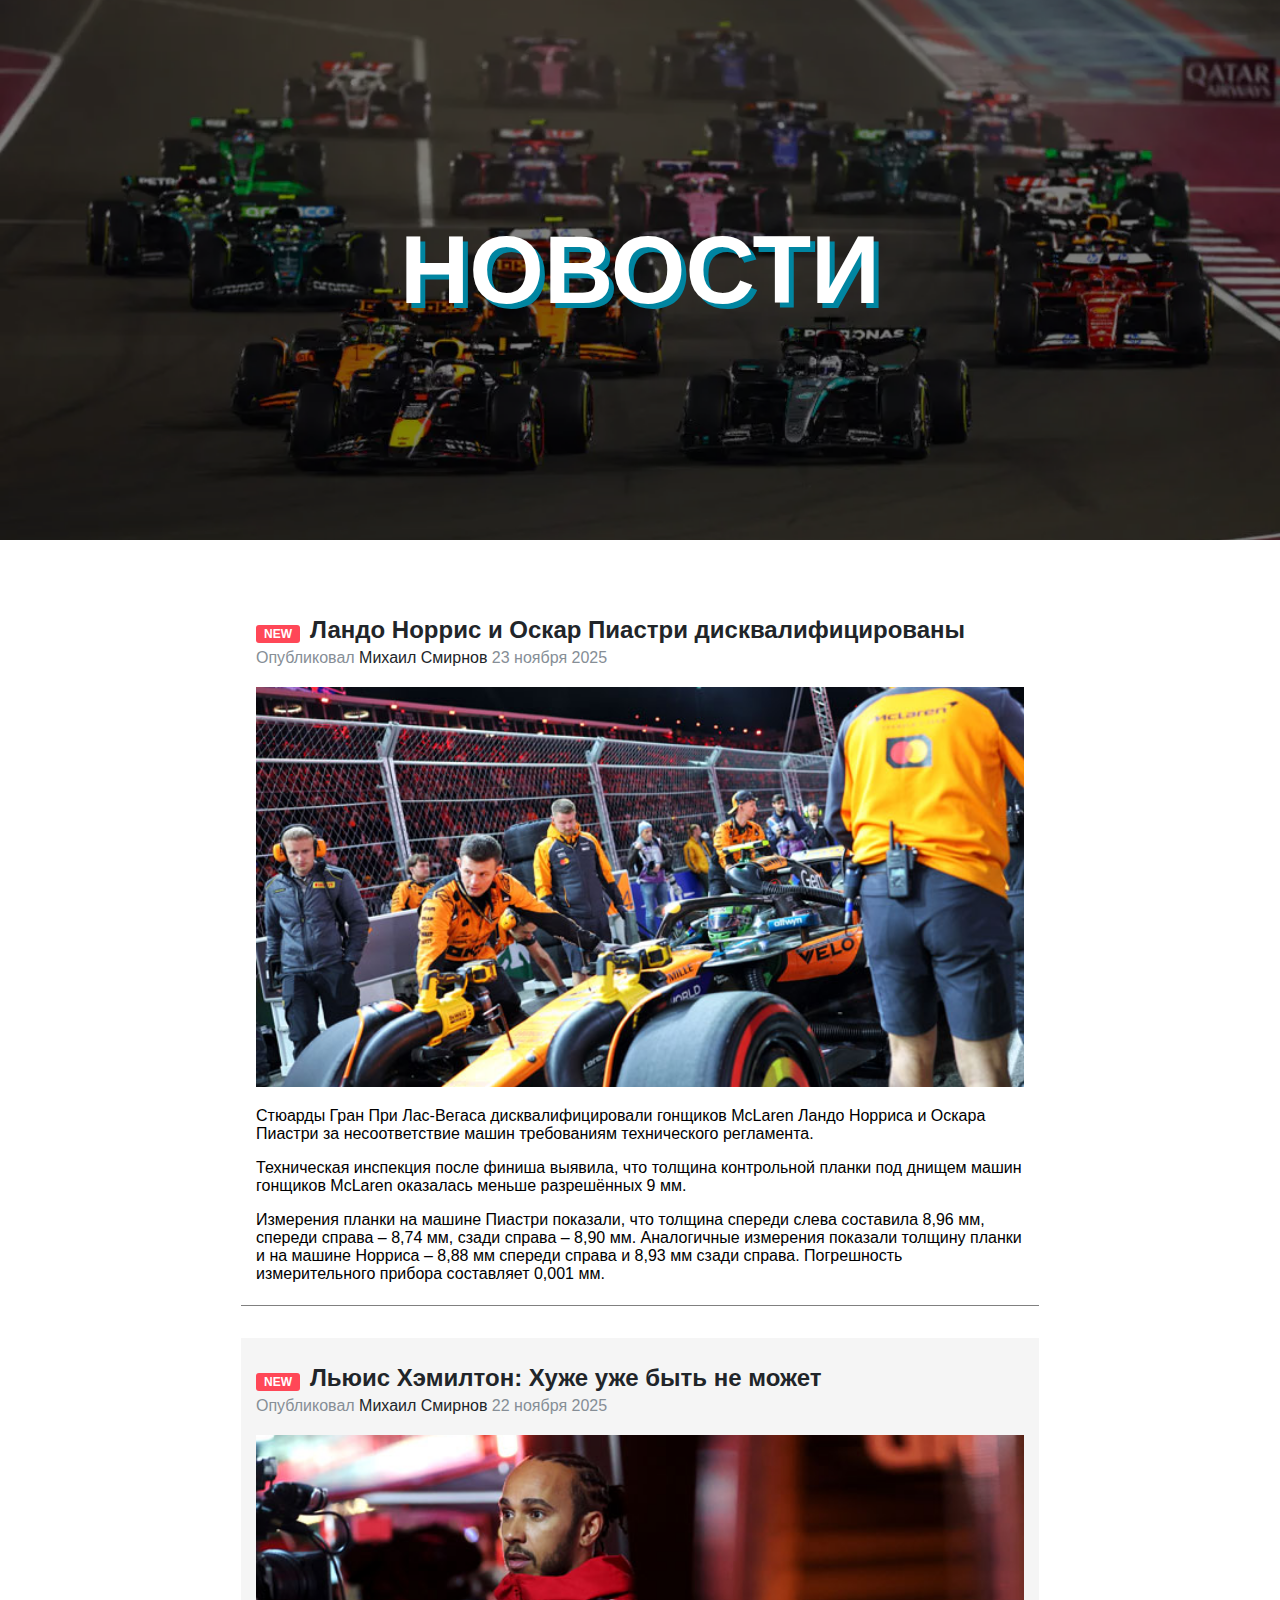
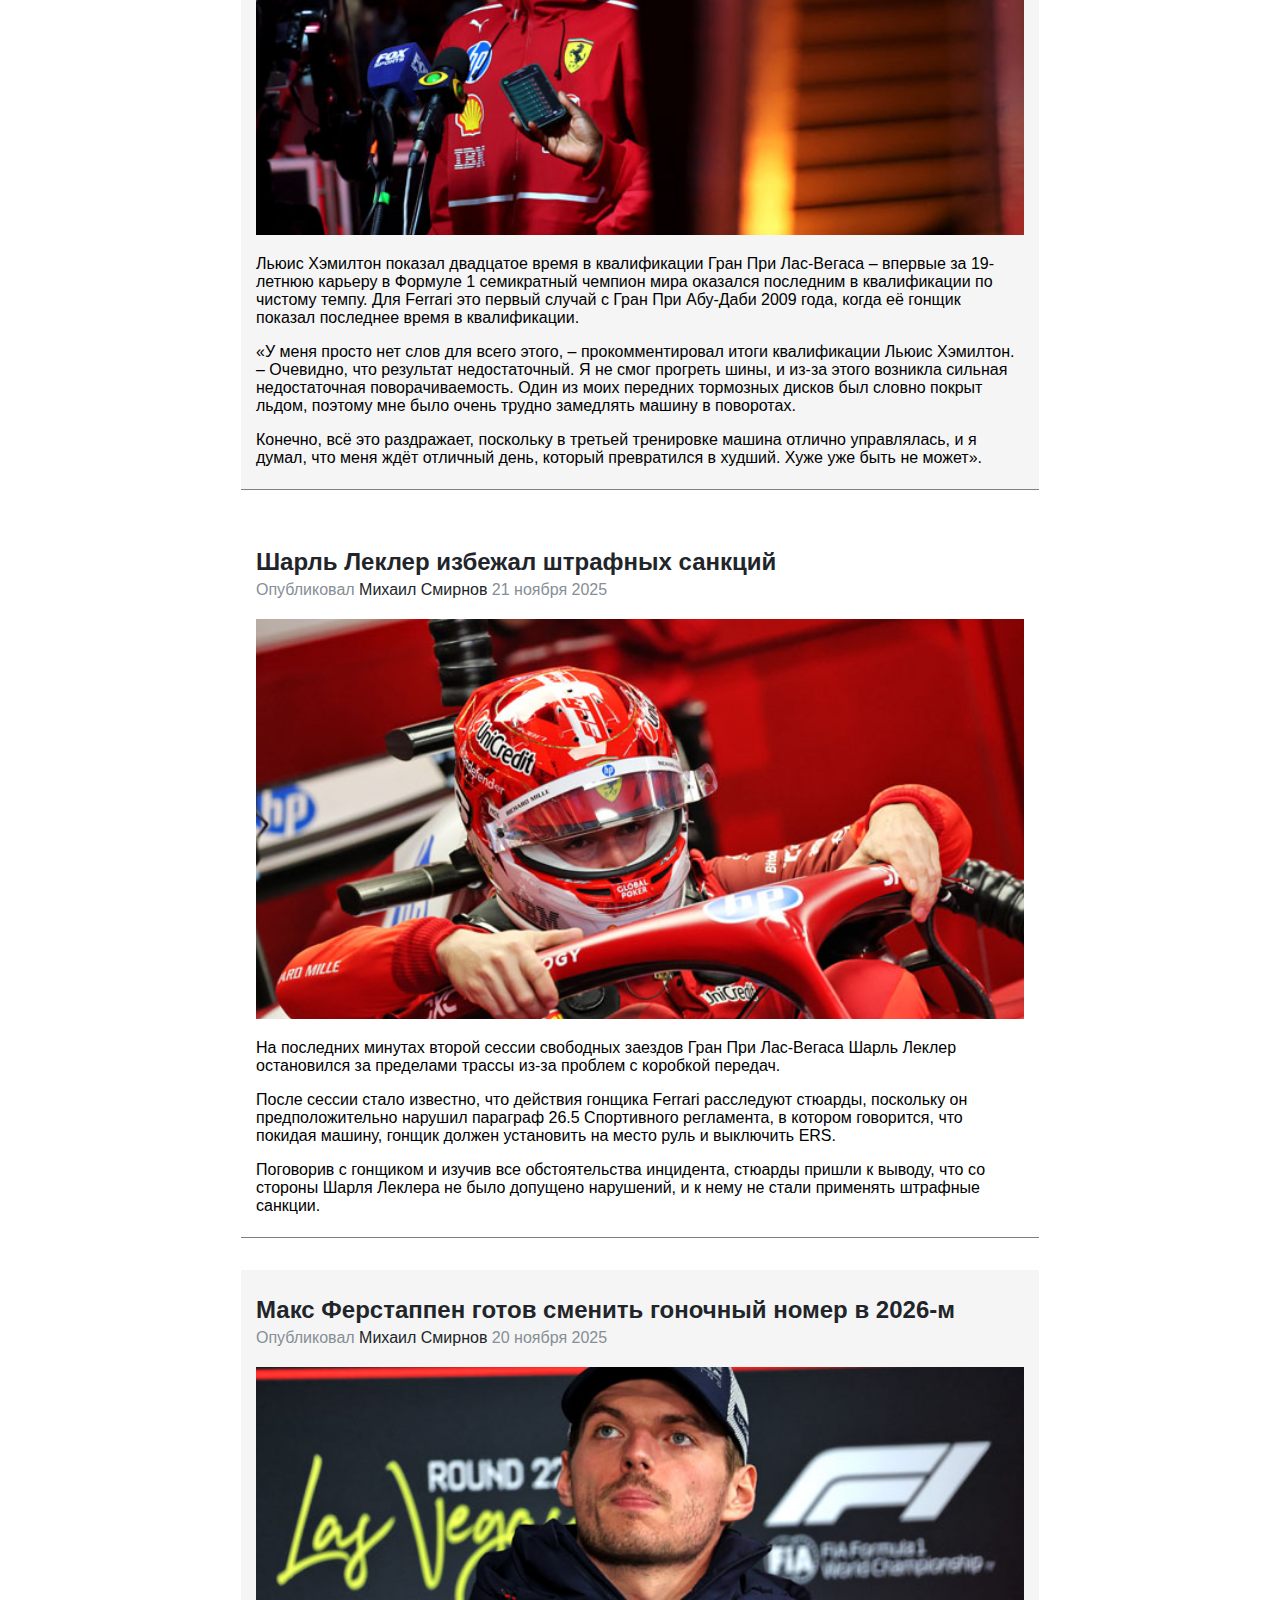
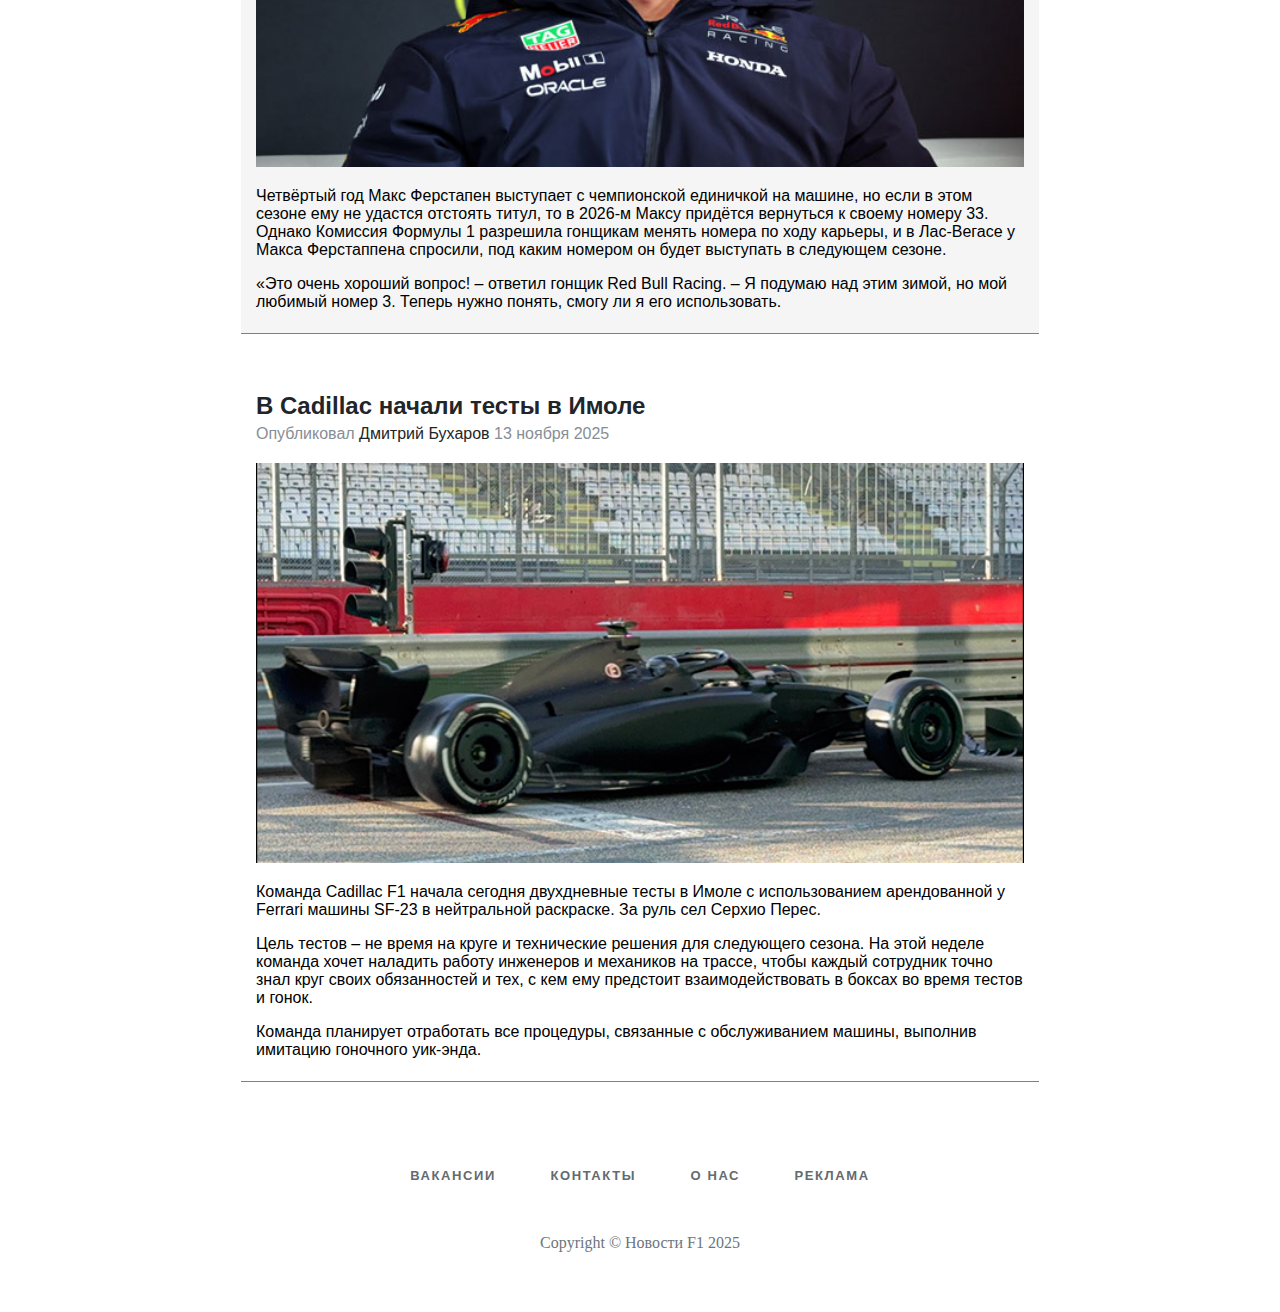
<file: index.html>
<!DOCTYPE html>
<html lang="en">
<head>
    <meta charset="UTF-8">
    <title>Новости F1</title>
    <link rel="stylesheet" href="CSS/style.css">
</head>
<body>
    <header>
        <h1>Новости</h1>
    </header>
    <section class="news">
        <article>
            <a href="#">
                <h2>Ландо Норрис и Оскар Пиастри дисквалифицированы</h2>
            </a>
            <div class="article-meta">
                Опубликовал <a href="#">Михаил Смирнов</a>
                23 ноября 2025
            </div>
            <img src="images/2.jpg">
            <p>Стюарды Гран При Лас-Вегаса дисквалифицировали гонщиков McLaren Ландо Норриса и Оскара Пиастри за несоответствие машин требованиям технического регламента.</p>
            <p>Техническая инспекция после финиша выявила, что толщина контрольной планки под днищем машин гонщиков McLaren оказалась меньше разрешённых 9 мм.</p>
            <p>Измерения планки на машине Пиастри показали, что толщина спереди слева составила 8,96 мм, спереди справа – 8,74 мм, сзади справа – 8,90 мм. Аналогичные измерения показали толщину планки и на машине Норриса – 8,88 мм спереди справа и 8,93 мм сзади справа. Погрешность измерительного прибора составляет 0,001 мм.</p>
        </article>
        <article>
            <a href="#">
                <h2>Льюис Хэмилтон: Хуже уже быть не может</h2>
            </a>
            <div class="article-meta">
                Опубликовал <a href="#">Михаил Смирнов</a>
                22 ноября 2025
            </div>
            <img src="images/3.jpg">
            <p>Льюис Хэмилтон показал двадцатое время в квалификации Гран При Лас-Вегаса – впервые за 19-летнюю карьеру в Формуле 1 семикратный чемпион мира оказался последним в квалификации по чистому темпу. Для Ferrari это первый случай с Гран При Абу-Даби 2009 года, когда её гонщик показал последнее время в квалификации.</p>
            <p>«У меня просто нет слов для всего этого, – прокомментировал итоги квалификации Льюис Хэмилтон. – Очевидно, что результат недостаточный. Я не смог прогреть шины, и из-за этого возникла сильная недостаточная поворачиваемость. Один из моих передних тормозных дисков был словно покрыт льдом, поэтому мне было очень трудно замедлять машину в поворотах.</p>
            <p>Конечно, всё это раздражает, поскольку в третьей тренировке машина отлично управлялась, и я думал, что меня ждёт отличный день, который превратился в худший. Хуже уже быть не может».</p>
        </article>
        <article>
            <a href="#">
                <h2>Шарль Леклер избежал штрафных санкций</h2>
            </a>
            <div class="article-meta">
                Опубликовал <a href="#">Михаил Смирнов</a>
                21 ноября 2025
            </div>
            <img src="images/4.jpg">
            <p>На последних минутах второй сессии свободных заездов Гран При Лас-Вегаса Шарль Леклер остановился за пределами трассы из-за проблем с коробкой передач.</p>
            <p>После сессии стало известно, что действия гонщика Ferrari расследуют стюарды, поскольку он предположительно нарушил параграф 26.5 Спортивного регламента, в котором говорится, что покидая машину, гонщик должен установить на место руль и выключить ERS.</p>
            <p>Поговорив с гонщиком и изучив все обстоятельства инцидента, стюарды пришли к выводу, что со стороны Шарля Леклера не было допущено нарушений, и к нему не стали применять штрафные санкции.</p>
        </article>
        <article>
            <a href="#">
                <h2>Макс Ферстаппен готов сменить гоночный номер в 2026-м</h2>
            </a>
            <div class="article-meta">
                Опубликовал <a href="#">Михаил Смирнов</a>
                20 ноября 2025
            </div>
            <img src="images/5.jpg">
            <p>Четвёртый год Макс Ферстапен выступает с чемпионской единичкой на машине, но если в этом сезоне ему не удастся отстоять титул, то в 2026-м Максу придётся вернуться к своему номеру 33. Однако Комиссия Формулы 1 разрешила гонщикам менять номера по ходу карьеры, и в Лас-Вегасе у Макса Ферстаппена спросили, под каким номером он будет выступать в следующем сезоне.</p>
            <p>«Это очень хороший вопрос! – ответил гонщик Red Bull Racing. – Я подумаю над этим зимой, но мой любимый номер 3. Теперь нужно понять, смогу ли я его использовать.</p>
        </article>
        <article>
            <a href="#">
                <h2>В Cadillac начали тесты в Имоле</h2>
            </a>
            <div class="article-meta">
                Опубликовал <a href="#">Дмитрий Бухаров</a>
                13 ноября 2025
            </div>
            <img src="images/6.jpg">
            <p>Команда Cadillac F1 начала сегодня двухдневные тесты в Имоле с использованием арендованной у Ferrari машины SF-23 в нейтральной раскраске. За руль сел Серхио Перес.</p>
            <p>Цель тестов – не время на круге и технические решения для следующего сезона. На этой неделе команда хочет наладить работу инженеров и механиков на трассе, чтобы каждый сотрудник точно знал круг своих обязанностей и тех, с кем ему предстоит взаимодействовать в боксах во время тестов и гонок.</p>
            <p>Команда планирует отработать все процедуры, связанные с обслуживанием машины, выполнив имитацию гоночного уик-энда.</p>
        </article>
    </section>
    <footer>
        <div class="links">
            <a href="#">Вакансии</a>
            <a href="#">Контакты</a>
            <a href="#">О нас</a>
            <a href="#">Реклама</a>
        </div>
        <div class="copyright">Copyright © Новости F1 2025</div>
        </footer>
</body>
</html>
</file>
<file: CSS/style.css>
body {
    margin: 0;
    padding: 0;
    font-family: 'Segoe UI', Tahoma, Geneva, Verdana, sans-serif;
}

header {
    display: flex;
    align-items: center;
    justify-content: center;
    height: 540px;
    background: url(../images/1.jpg) bottom no-repeat;
    background-size: cover;
    background-position: 30% 66%;
}

header::before {
  content: "";
  position: absolute;
  inset: 0;              
  background: rgba(0, 0, 0, 0.5);  
  z-index: 1;
  height: 540px;
}

h1 {
    color: #ffffff;
    text-transform: uppercase;
    text-shadow: 5px 5px #0085a1;
    font-size: 6rem;
    z-index: 2;
}

.news {
    background-color: #fff;
    padding: 50px 0 32px;
}

.news article:nth-child(even) {
  background-color: #f5f5f5; 
}

.news article:nth-child(1) h2::before,
.news article:nth-child(2) h2::before {
  content: "New";
  display: inline-block;
  background-color: #ff4757;
  color: white;
  font-size: 12px;
  font-weight: bold;
  padding: 2px 8px;
  border-radius: 3px;
  margin-right: 10px;
  text-transform: uppercase;
}

article {
    width: 768px;
    margin: 0 auto 32px;
    padding: 6px 15px;
    border-bottom: 1px solid rgb(128, 128, 128);
}

article a {
    color: rgb(33, 37, 41);
    text-decoration: none;
}

article a:hover {
    color: #0085a1;
}

article h2 {
    margin-bottom: 5px;
}

.article-meta {
    color: rgb(134, 142, 150);
    margin-bottom: 20px;
}

article img {
    width: 100%;
    height: 400px;
    object-fit: cover;
}

footer {
    padding-top: 20px;
    padding-bottom: 60px;
    text-align: center;
}

footer .links {
    margin-bottom: 50px;
}

footer .links > a {
    color: #636b6f;
    padding: 0 25px;
    font-size: 13px;
    font-weight: 600;
    letter-spacing: .1rem;
    text-decoration: none;
    text-transform: uppercase;
}

.copyright {
    color: rgb(108, 117, 125);
    font-family: 'Times New Roman', Times, serif;
}
</file>
